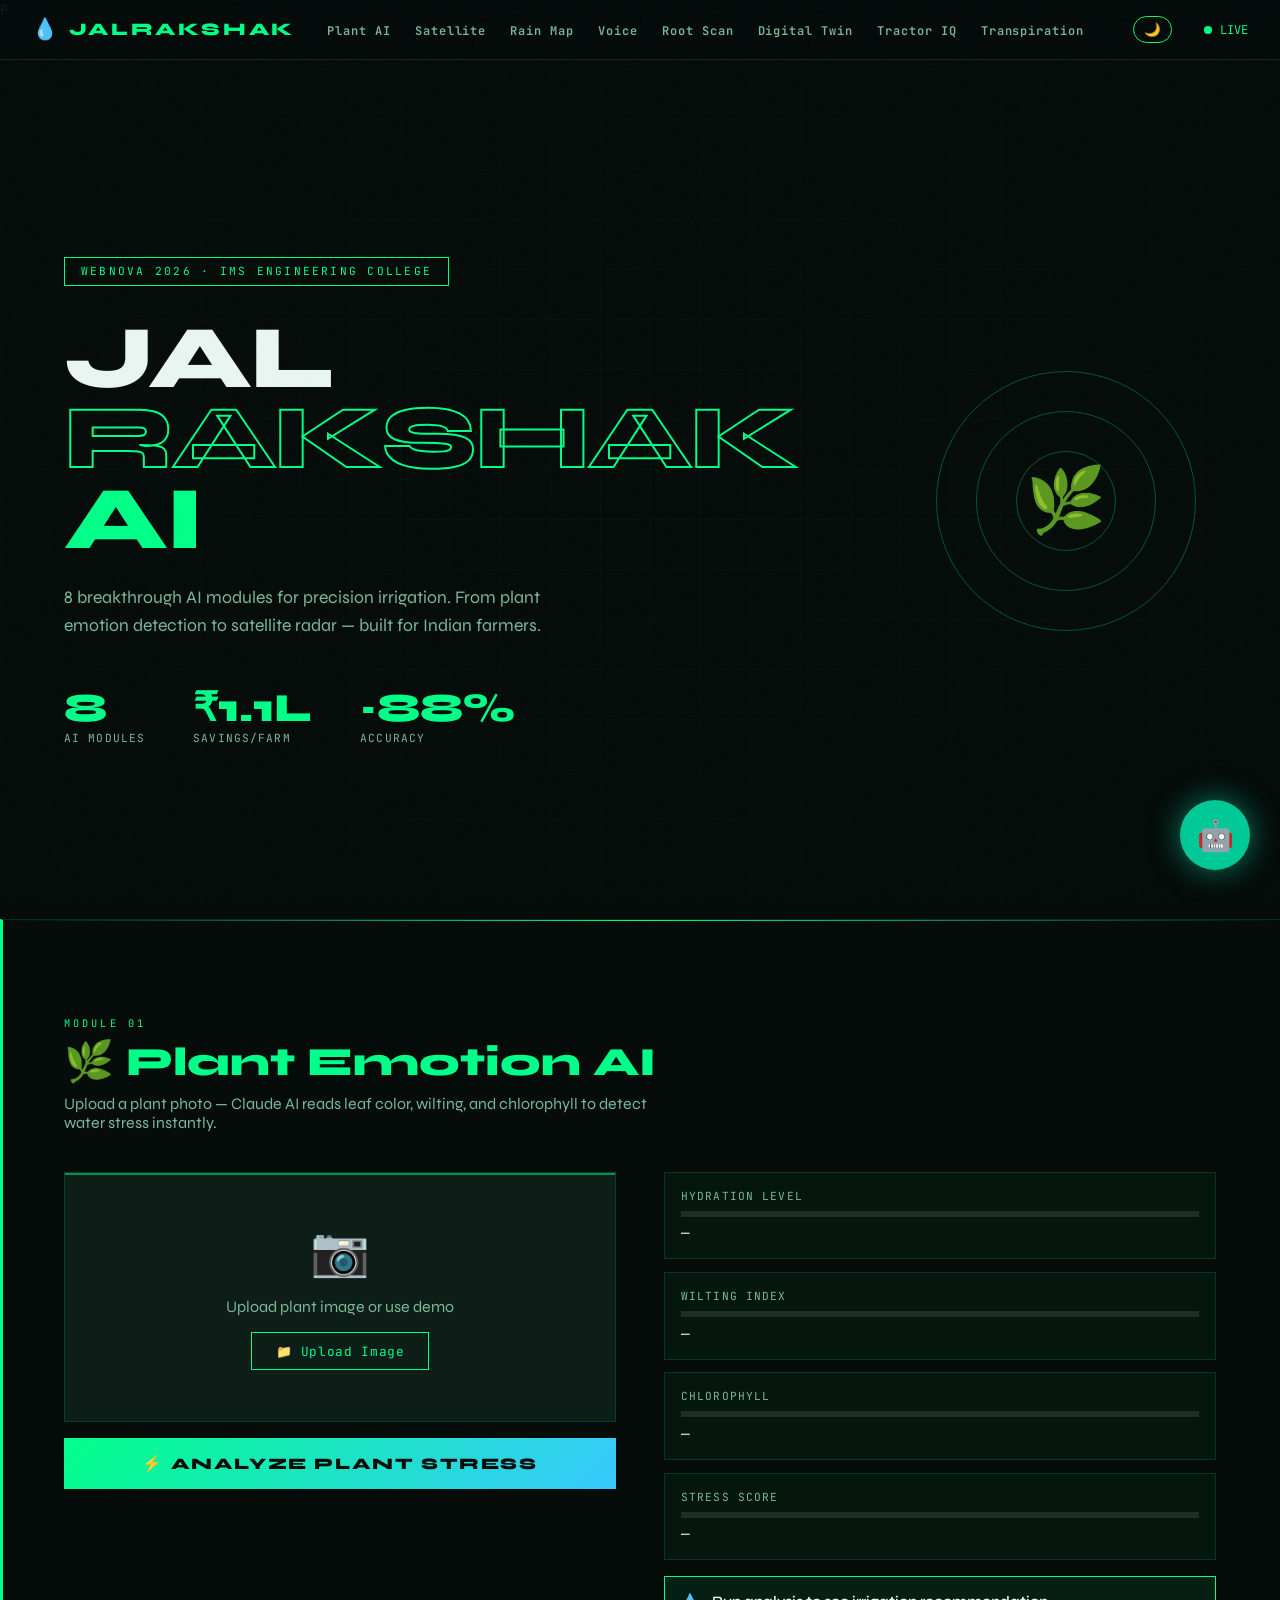
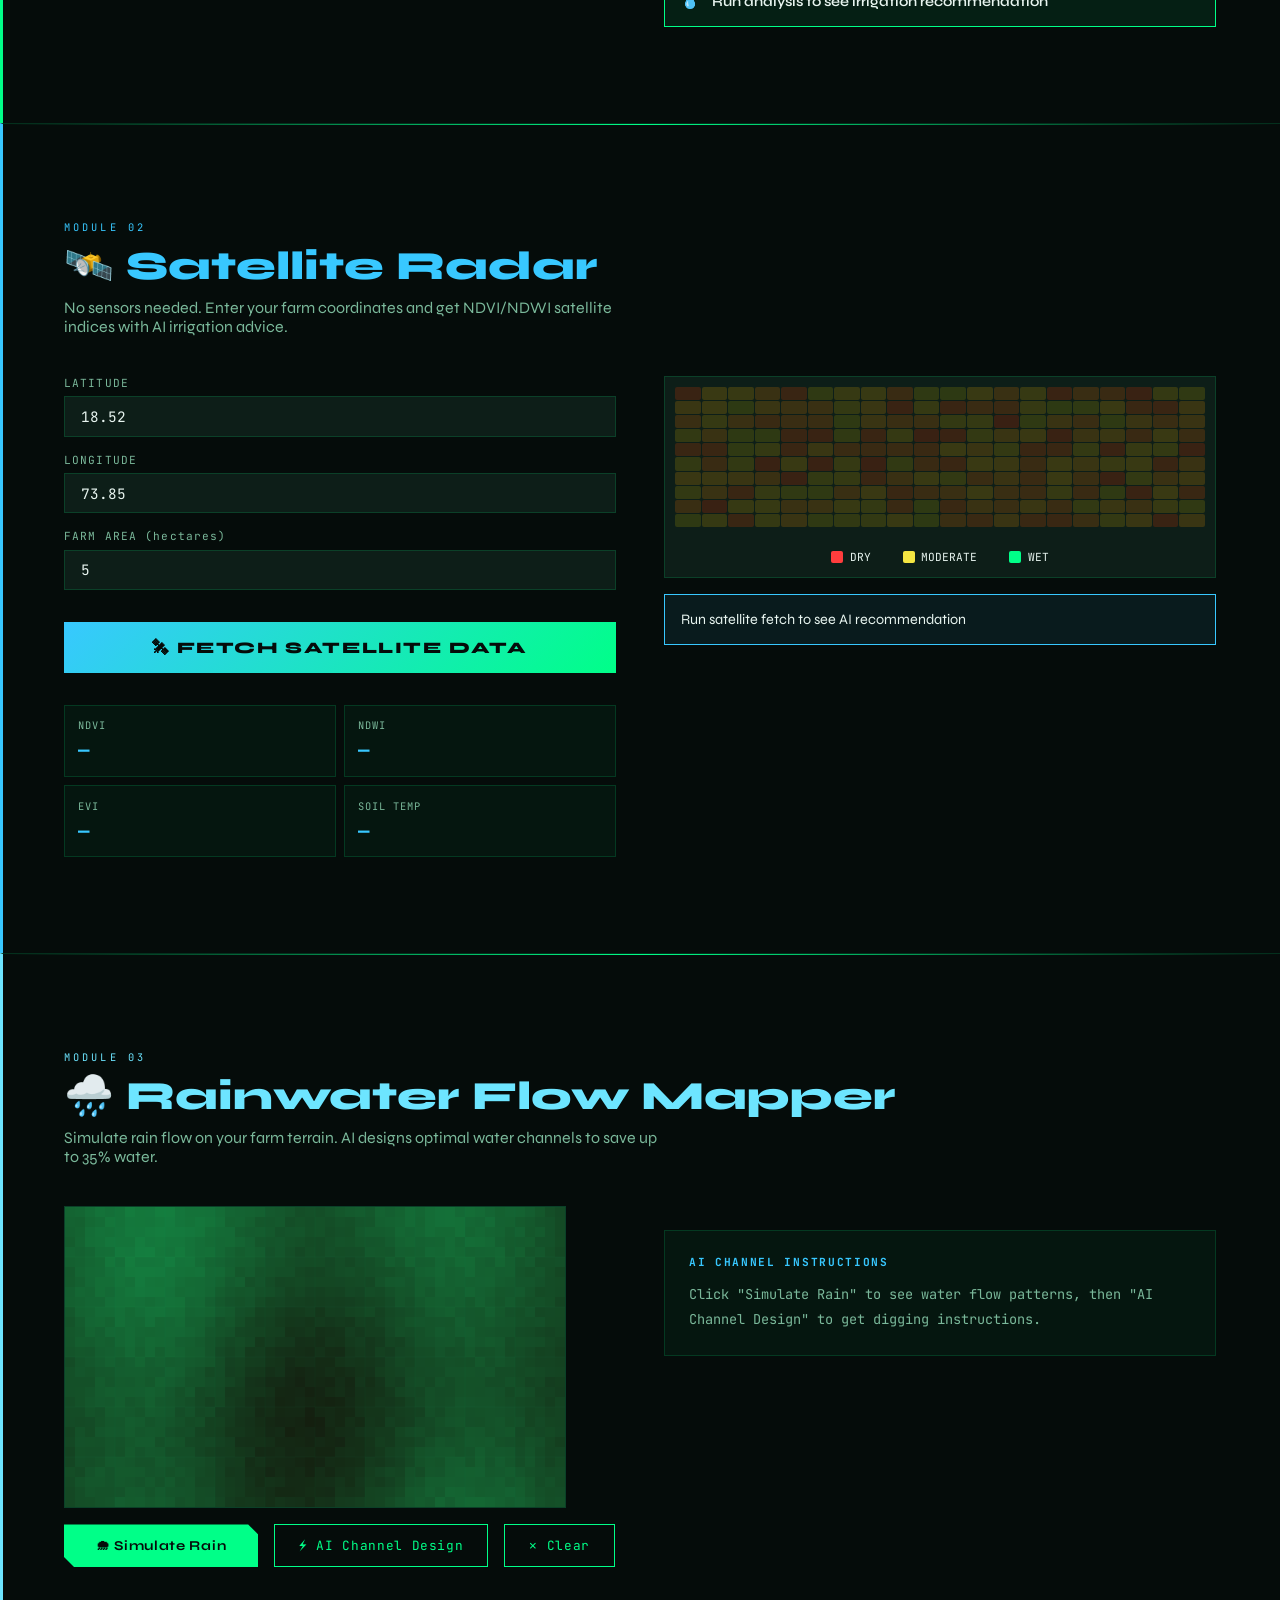
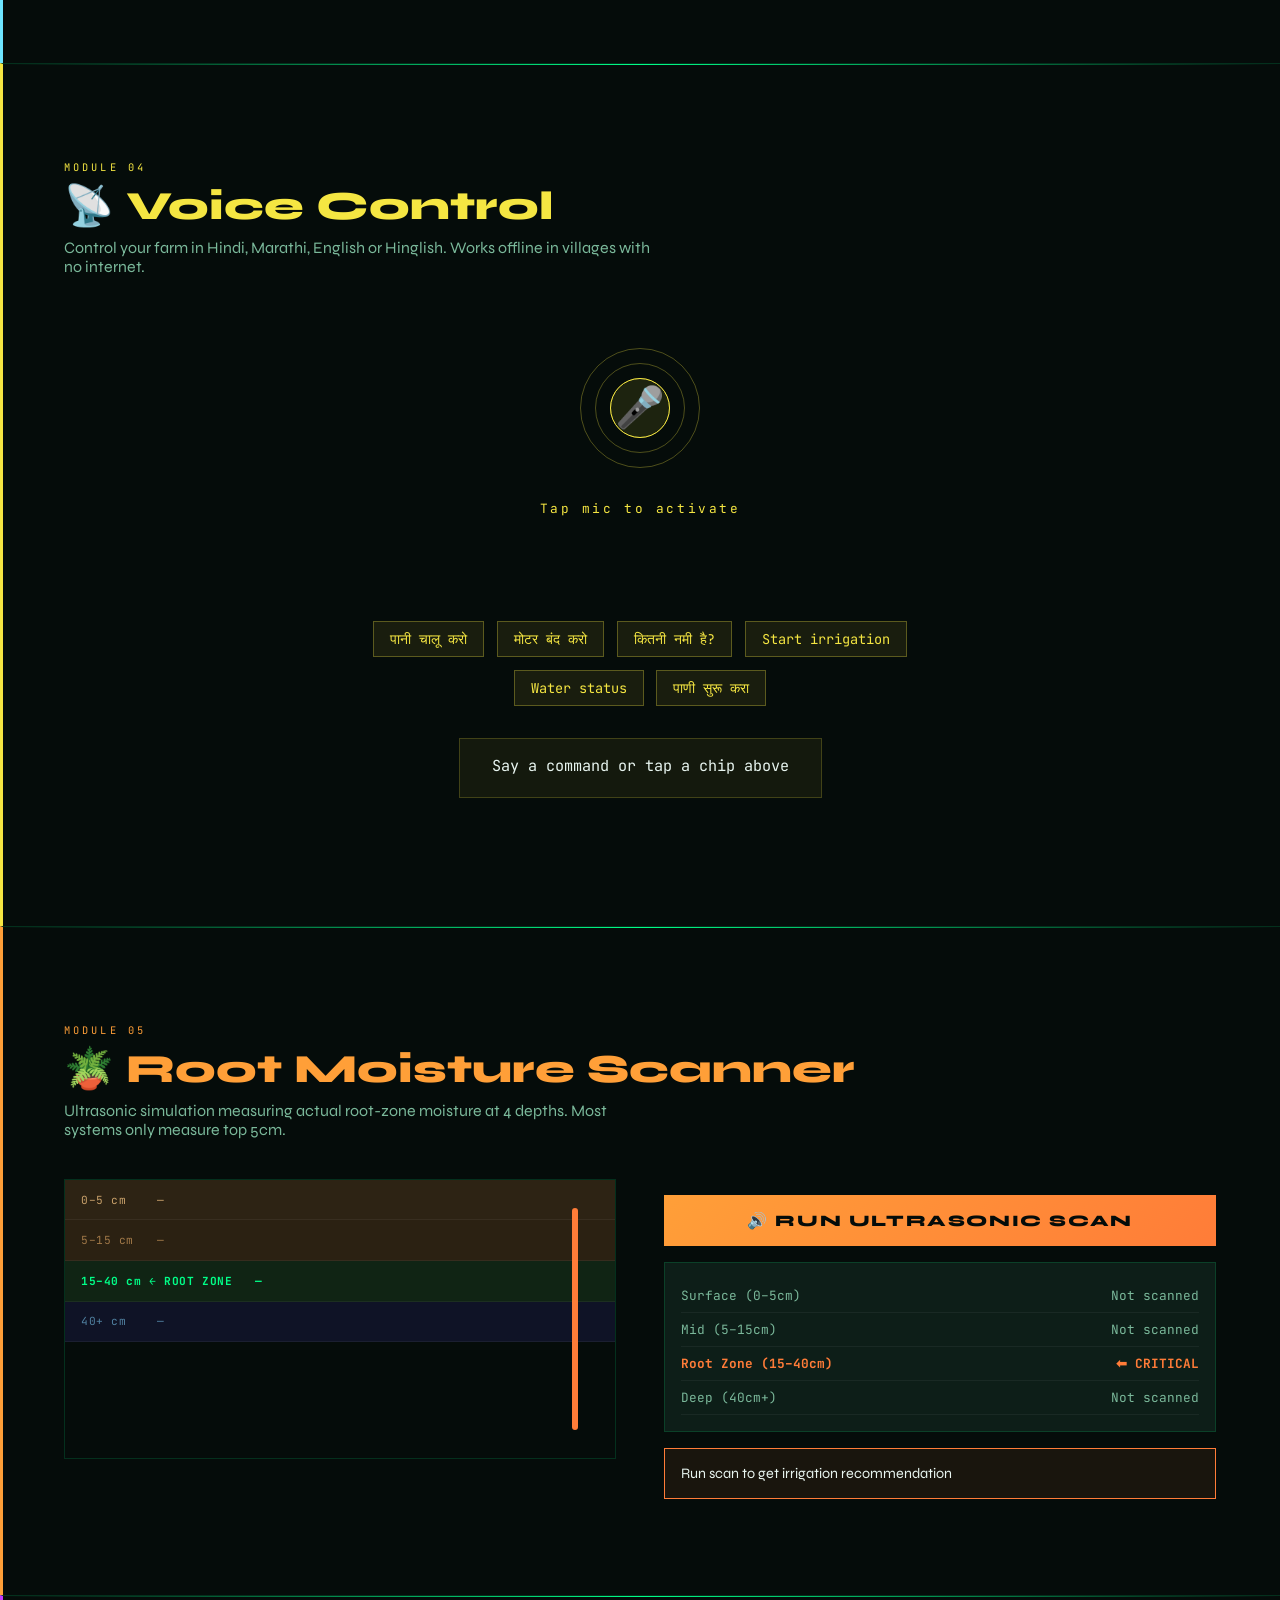
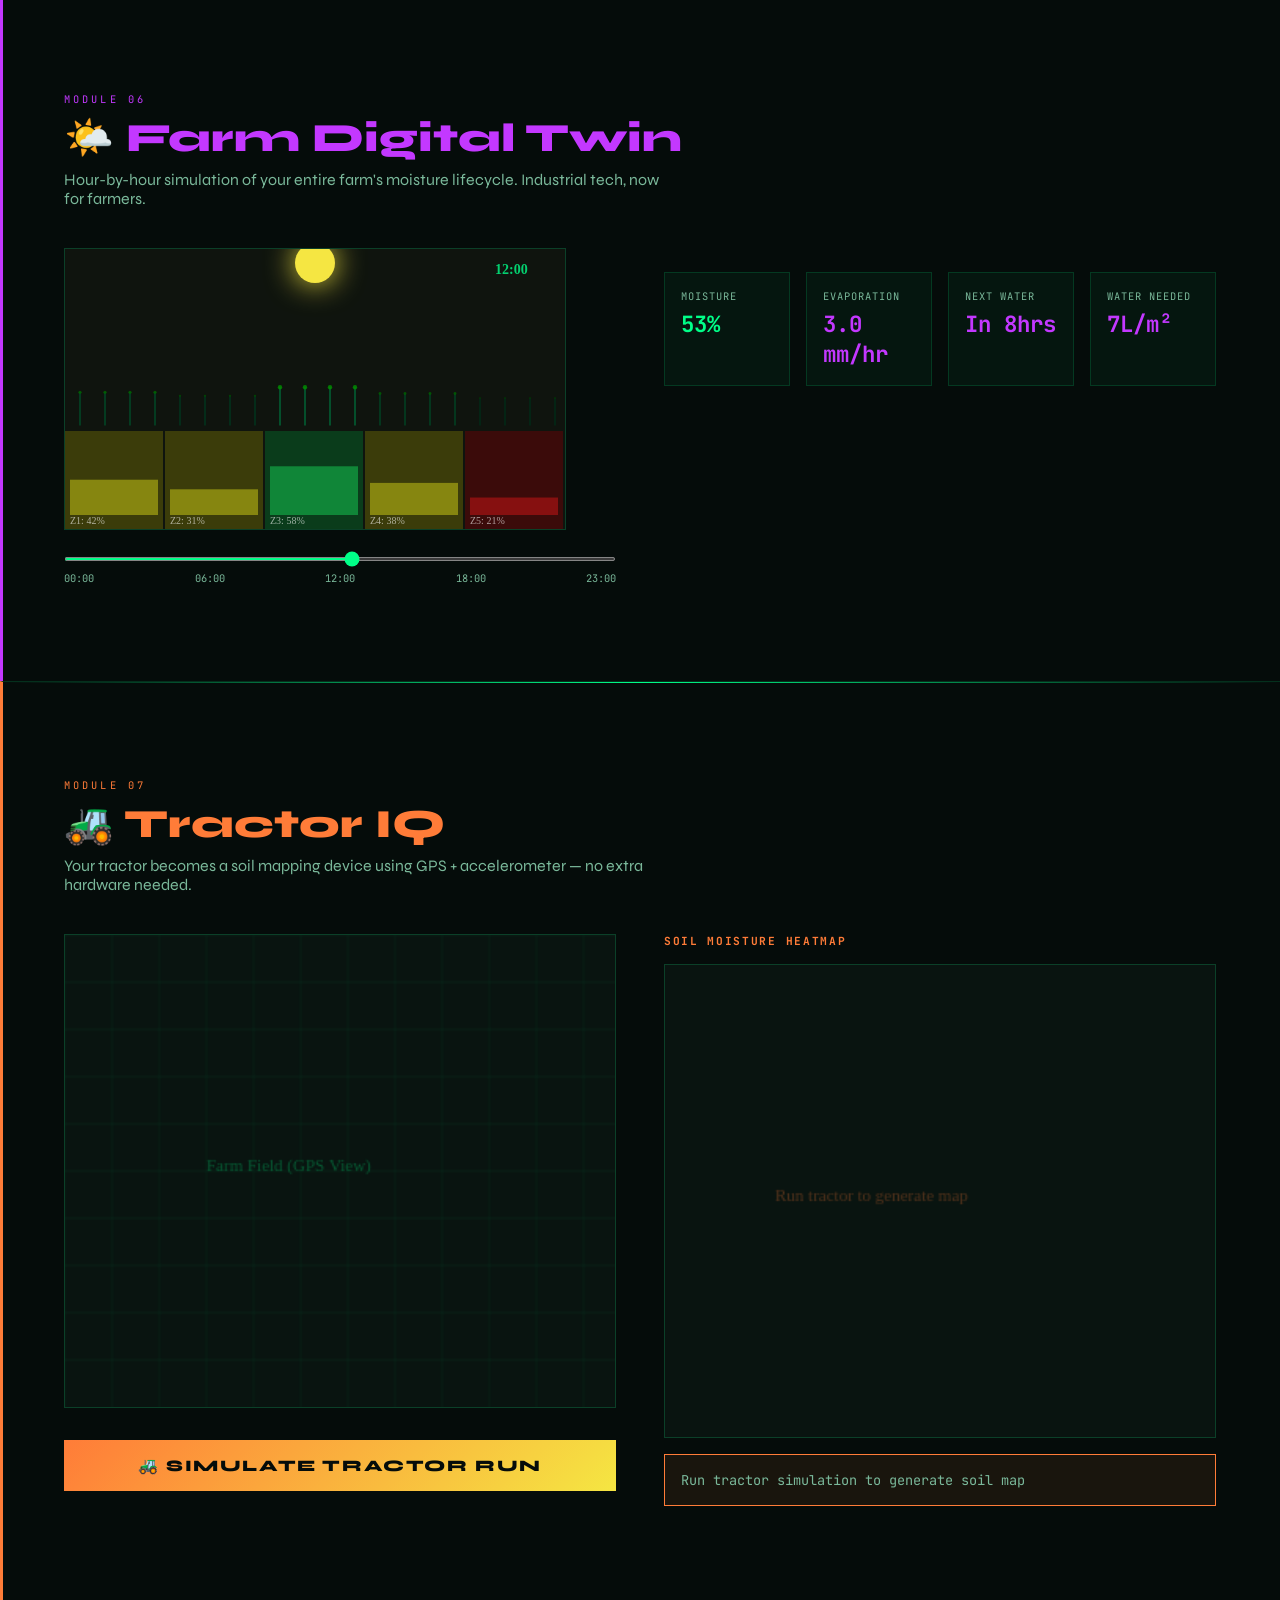
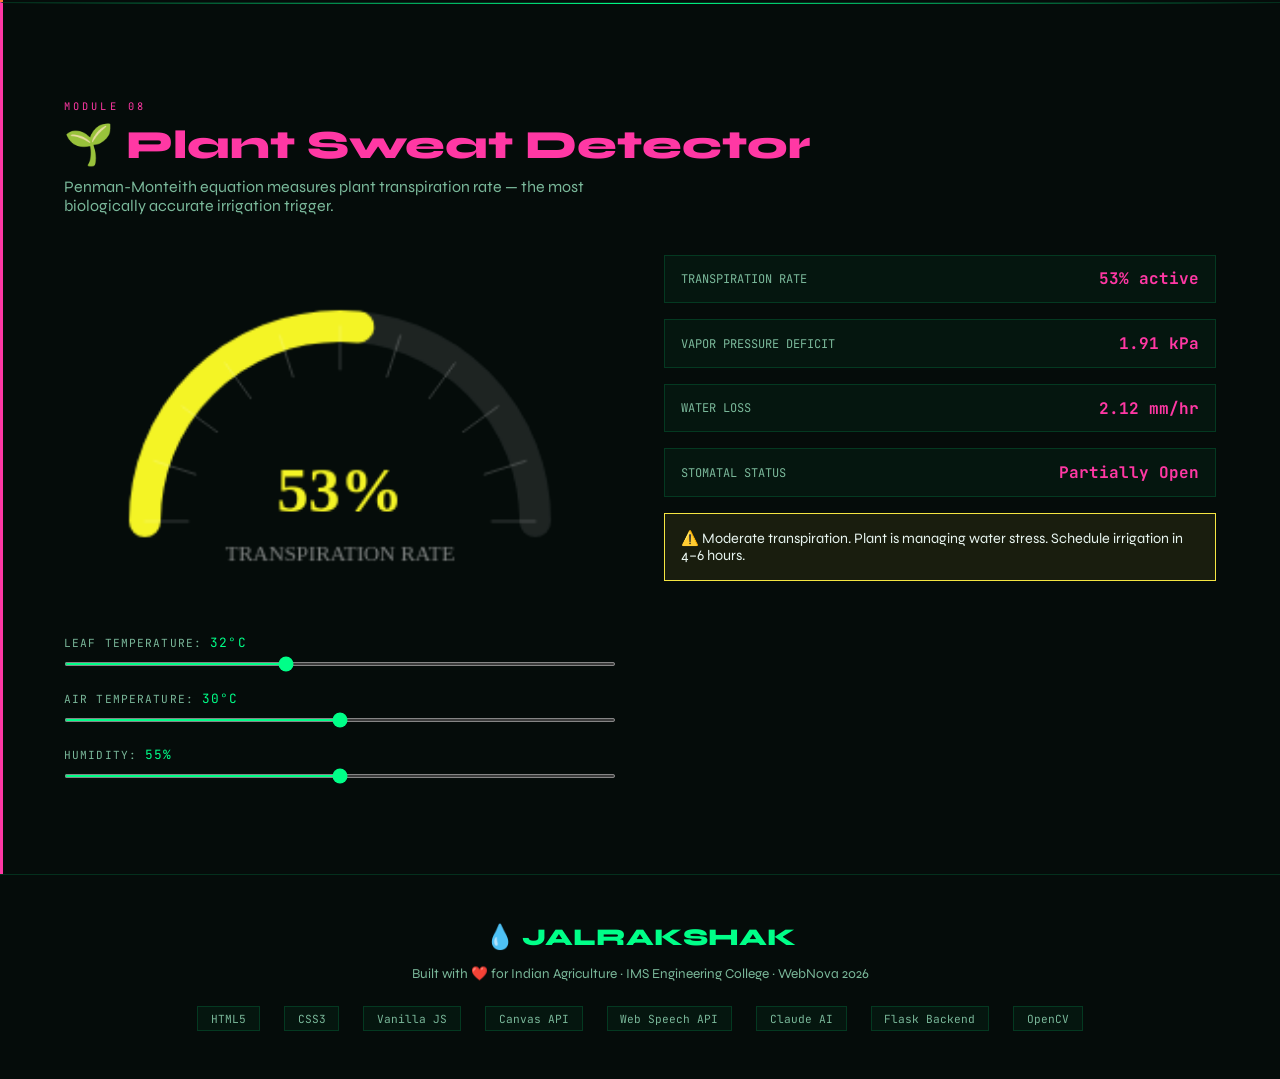
<file: JalRakshak/frontend/index.html>
<!DOCTYPE html>
<html lang="en">
<head>
  <meta charset="UTF-8" />
  <meta name="viewport" content="width=device-width, initial-scale=1.0" />
  <title>JalRakshak — AI</title>
  <link rel="preconnect" href="https://fonts.googleapis.com" />
  <link rel="preconnect" href="https://fonts.gstatic.com" crossorigin />
  <link href="https://fonts.googleapis.com/css2?family=Syne:wght@400;600;700;800&family=JetBrains+Mono:wght@300;400;500&display=swap" rel="stylesheet" />
  <link rel="stylesheet" href="css/main.css" />
</head>
  <!-- AI Assistant -->
<div class="ai-assistant">

    <button id="chatBtn">
        🤖
    </button>

    <div class="chat-box" id="chatBox">

        <div class="chat-header">
            JalRakshak AI Assistant
        </div>

        <div class="chat-body">

            <div class="bot-message">
                👋 Hello Farmer!
                <br><br>
                How can I help?
            </div>

            <div class="suggestions">
              <button id="voiceBtn">🎤 Talk</button>
                <button onclick="reply('Water Status')">
                    💧 Water Status
                </button>

                <button onclick="reply('Weather Forecast')">
                    🌦 Weather Forecast
                </button>

                <button onclick="reply('Disease Detection')">
                    🌿 Disease Detection
                </button>

                <button onclick="reply('Start Irrigation')">
                    🚿 Start Irrigation
                </button>

            </div>

        </div>

    </div>

</div>
<body>

<!-- Grain Overlay -->F
<div class="grain-overlay"></div>

<!-- NAVBAR -->
<nav class="navbar">
  <div class="nav-logo"><span class="logo-icon">💧</span> JALRAKSHAK</div>
  <ul class="nav-links">
    <li><a href="#plant">Plant AI</a></li>
    <li><a href="#satellite">Satellite</a></li>
    <li><a href="#rainmap">Rain Map</a></li>
    <li><a href="#voice">Voice</a></li>
    <li><a href="#root">Root Scan</a></li>
    <li><a href="#twin">Digital Twin</a></li>
    <li><a href="#tractor">Tractor IQ</a></li>
    <li><a href="#transpiration">Transpiration</a></li>
  </ul>
  <button id="themeToggle">🌙</button>
  <div class="nav-status"><div class="status-dot"></div> LIVE</div>
</nav>

<!-- HERO -->
<section class="hero">
  <div class="hero-grid-bg"></div>
  <div class="hero-content">
    <div class="hero-badge">WEBNOVA 2026 · IMS ENGINEERING COLLEGE</div>
    <h1 class="hero-title">
      <span class="line1">JAL</span>
      <span class="line2">RAKSHAK</span>
      <span class="line3">AI</span>
    </h1>
    <p class="hero-sub">8 breakthrough AI modules for precision irrigation. From plant emotion detection to satellite radar — built for Indian farmers.</p>
    <div class="hero-stats">
      <div class="stat"><span class="stat-num">8</span><span class="stat-label">AI MODULES</span></div>
      <div class="stat"><span class="stat-num">₹1.1L</span><span class="stat-label">SAVINGS/FARM</span></div>
      <div class="stat"><span class="stat-num">~88%</span><span class="stat-label">ACCURACY</span></div>
    </div>
  </div>
  <div class="hero-visual">
    <div class="pulse-ring"></div>
    <div class="pulse-ring"></div>
    <div class="pulse-ring"></div>
    <div class="center-icon">🌿</div>
  </div>
</section>

<!-- MODULE 1: PLANT VISION AI -->
<section class="module-section mod-1" id="plant">
  <div class="section-tag">MODULE 01</div>
  <div class="module-header">
    <h2>🌿 Plant Emotion AI</h2>
    <p class="module-desc">Upload a plant photo — Claude AI reads leaf color, wilting, and chlorophyll to detect water stress instantly.</p>
  </div>
  <div class="module-body two-col">
    <div>
      <div class="camera-feed" id="cameraFeed">
        <div class="scan-line"></div>
        <div class="feed-placeholder" id="feedPlaceholder">
          <div class="feed-icon">📷</div>
          <p>Upload plant image or use demo</p>
          <button class="btn-secondary" onclick="document.getElementById('plantImageInput').click()">📁 Upload Image</button>
          <input type="file" id="plantImageInput" class="hidden-input" accept="image/*" />
        </div>
        <img id="plantPreview" class="plant-preview hidden" alt="Plant preview" />
      </div>
      <button class="btn-analyze" id="analyzeBtn" onclick="analyzePlant()">⚡ ANALYZE PLANT STRESS</button>
    </div>
    <div>
      <div class="result-card">
        <div class="result-label">HYDRATION LEVEL</div>
        <div class="result-bar"><div class="bar-fill" id="hydrationBar" style="width:0%"></div></div>
        <div class="result-val" id="hydrationVal">—</div>
      </div>
      <div class="result-card">
        <div class="result-label">WILTING INDEX</div>
        <div class="result-bar"><div class="bar-fill warning" id="wiltBar" style="width:0%"></div></div>
        <div class="result-val" id="wiltVal">—</div>
      </div>
      <div class="result-card">
        <div class="result-label">CHLOROPHYLL</div>
        <div class="result-bar"><div class="bar-fill success" id="chloroBar" style="width:0%"></div></div>
        <div class="result-val" id="chloroVal">—</div>
      </div>
      <div class="result-card">
        <div class="result-label">STRESS SCORE</div>
        <div class="result-bar"><div class="bar-fill danger" id="stressBar" style="width:0%"></div></div>
        <div class="result-val" id="stressVal">—</div>
      </div>
      <div class="irrigation-verdict" id="irrigationVerdict">
        <span>💧</span>
        <span id="verdictText">Run analysis to see irrigation recommendation</span>
      </div>
    </div>
  </div>
</section>

<!-- MODULE 2: SATELLITE RADAR -->
<section class="module-section mod-2" id="satellite">
  <div class="section-tag">MODULE 02</div>
  <div class="module-header">
    <h2>🛰️ Satellite Radar</h2>
    <p class="module-desc">No sensors needed. Enter your farm coordinates and get NDVI/NDWI satellite indices with AI irrigation advice.</p>
  </div>
  <div class="module-body two-col">
    <div class="satellite-input">
      <div class="input-group">
        <label>LATITUDE</label>
        <input type="number" id="satLat" value="18.52" step="0.01" placeholder="18.52" />
      </div>
      <div class="input-group">
        <label>LONGITUDE</label>
        <input type="number" id="satLng" value="73.85" step="0.01" placeholder="73.85" />
      </div>
      <div class="input-group">
        <label>FARM AREA (hectares)</label>
        <input type="number" id="farmArea" value="5" step="0.5" placeholder="5" />
      </div>
      <button class="btn-analyze" onclick="fetchSatelliteData()">🛰 FETCH SATELLITE DATA</button>
      <div class="sat-indices">
        <div class="index-card"><div class="index-name">NDVI</div><div class="index-val" id="ndviVal">—</div></div>
        <div class="index-card"><div class="index-name">NDWI</div><div class="index-val" id="ndwiVal">—</div></div>
        <div class="index-card"><div class="index-name">EVI</div><div class="index-val" id="eviVal">—</div></div>
        <div class="index-card"><div class="index-name">SOIL TEMP</div><div class="index-val" id="tempVal">—</div></div>
      </div>
    </div>
    <div>
      <div class="sat-map-placeholder">
        <div class="sat-grid" id="satGrid"></div>
        <div class="sat-legend">
          <div class="legend-item dry">DRY</div>
          <div class="legend-item moderate">MODERATE</div>
          <div class="legend-item wet">WET</div>
        </div>
      </div>
      <div class="sat-recommendation" id="satRec">Run satellite fetch to see AI recommendation</div>
    </div>
  </div>
</section>

<!-- MODULE 3: RAIN MAP -->
<section class="module-section mod-3" id="rainmap">
  <div class="section-tag">MODULE 03</div>
  <div class="module-header">
    <h2>🌧️ Rainwater Flow Mapper</h2>
    <p class="module-desc">Simulate rain flow on your farm terrain. AI designs optimal water channels to save up to 35% water.</p>
  </div>
  <div class="module-body two-col">
    <div>
      <div class="rain-canvas-wrapper">
        <canvas id="rainCanvas" width="500" height="300"></canvas>
      </div>
      <div class="rain-controls">
        <button class="btn-primary" onclick="simulateRain()">🌧 Simulate Rain</button>
        <button class="btn-secondary" onclick="generateChannels()">⚡ AI Channel Design</button>
        <button class="btn-secondary" onclick="clearRainMap()">✕ Clear</button>
      </div>
    </div>
    <div class="rain-instructions">
      <h4>AI CHANNEL INSTRUCTIONS</h4>
      <div id="channelInstructions">Click "Simulate Rain" to see water flow patterns, then "AI Channel Design" to get digging instructions.</div>
    </div>
  </div>
</section>

<!-- MODULE 4: VOICE CONTROL -->
<section class="module-section mod-4" id="voice">
  <div class="section-tag">MODULE 04</div>
  <div class="module-header">
    <h2>📡 Voice Control</h2>
    <p class="module-desc">Control your farm in Hindi, Marathi, English or Hinglish. Works offline in villages with no internet.</p>
  </div>
  <div class="voice-body">
    <div class="voice-orb" id="voiceOrb" onclick="toggleVoice()">
      <div class="orb-ring r1"></div>
      <div class="orb-ring r2"></div>
      <div class="orb-ring r3"></div>
      <div class="orb-center">🎤</div>
    </div>
    <div class="voice-status" id="voiceStatus">Tap mic to activate</div>
    <div class="voice-transcript" id="voiceTranscript"></div>
    <div class="voice-commands-grid">
      <div class="cmd-chip" onclick="simulateCommand('पानी चालू करो')">पानी चालू करो</div>
      <div class="cmd-chip" onclick="simulateCommand('मोटर बंद करो')">मोटर बंद करो</div>
      <div class="cmd-chip" onclick="simulateCommand('कितनी नमी है')">कितनी नमी है?</div>
      <div class="cmd-chip" onclick="simulateCommand('Start irrigation')">Start irrigation</div>
      <div class="cmd-chip" onclick="simulateCommand('water status')">Water status</div>
      <div class="cmd-chip" onclick="simulateCommand('पाणी सुरू करा')">पाणी सुरू करा</div>
    </div>
    <div class="voice-response" id="voiceResponse">Say a command or tap a chip above</div>
  </div>
</section>

<!-- MODULE 5: ROOT SCAN -->
<section class="module-section mod-5" id="root">
  <div class="section-tag">MODULE 05</div>
  <div class="module-header">
    <h2>🪴 Root Moisture Scanner</h2>
    <p class="module-desc">Ultrasonic simulation measuring actual root-zone moisture at 4 depths. Most systems only measure top 5cm.</p>
  </div>
  <div class="module-body two-col">
    <div class="soil-cross-section">
      <div class="soil-layer surface">0–5 cm &nbsp;&nbsp; <span id="d0">—</span></div>
      <div class="soil-layer mid">5–15 cm &nbsp; <span id="d5">—</span></div>
      <div class="soil-layer root-zone">15–40 cm ← ROOT ZONE &nbsp; <span id="d15">—</span></div>
      <div class="soil-layer deep">40+ cm &nbsp;&nbsp; <span id="d40">—</span></div>
      <div class="ultrasonic-probe">
        <div class="probe-shaft" id="uProbe"></div>
        <div class="probe-waves" id="probeWaves"></div>
      </div>
    </div>
    <div class="root-data">
      <button class="btn-analyze" onclick="runRootScan(event)">🔊 RUN ULTRASONIC SCAN</button>
      <div class="depth-readings">
        <div class="depth-row"><span>Surface (0–5cm)</span><span id="r0">Not scanned</span></div>
        <div class="depth-row"><span>Mid (5–15cm)</span><span id="r5">Not scanned</span></div>
        <div class="depth-row root-row"><span>Root Zone (15–40cm)</span><span id="r15">⬅ CRITICAL</span></div>
        <div class="depth-row"><span>Deep (40cm+)</span><span id="r40">Not scanned</span></div>
      </div>
      <div class="root-recommendation" id="rootRec">Run scan to get irrigation recommendation</div>
    </div>
  </div>
</section>

<!-- MODULE 6: DIGITAL TWIN -->
<section class="module-section mod-6" id="twin">
  <div class="section-tag">MODULE 06</div>
  <div class="module-header">
    <h2>🌤️ Farm Digital Twin</h2>
    <p class="module-desc">Hour-by-hour simulation of your entire farm's moisture lifecycle. Industrial tech, now for farmers.</p>
  </div>
  <div class="module-body two-col">
    <div>
      <div class="twin-canvas-wrapper">
        <canvas id="twinCanvas" width="500" height="280"></canvas>
      </div>
      <div class="twin-timeline">
        <input type="range" min="0" max="23" value="12" id="timeSlider" oninput="updateTwinTime(this.value)" />
        <div class="time-labels"><span>00:00</span><span>06:00</span><span>12:00</span><span>18:00</span><span>23:00</span></div>
      </div>
    </div>
    <div class="twin-stats">
      <div class="twin-stat"><div class="ts-label">MOISTURE</div><div class="ts-val" id="twMoisture">—</div></div>
      <div class="twin-stat"><div class="ts-label">EVAPORATION</div><div class="ts-val" id="twEvap">—</div></div>
      <div class="twin-stat"><div class="ts-label">NEXT WATER</div><div class="ts-val" id="twNext">—</div></div>
      <div class="twin-stat"><div class="ts-label">WATER NEEDED</div><div class="ts-val" id="twWater">—</div></div>
    </div>
  </div>
</section>

<!-- MODULE 7: TRACTOR IQ -->
<section class="module-section mod-7" id="tractor">
  <div class="section-tag">MODULE 07</div>
  <div class="module-header">
    <h2>🚜 Tractor IQ</h2>
    <p class="module-desc">Your tractor becomes a soil mapping device using GPS + accelerometer — no extra hardware needed.</p>
  </div>
  <div class="module-body two-col">
    <div class="tractor-map">
      <canvas id="tractorCanvas" width="350" height="300"></canvas>
      <button class="btn-analyze" onclick="simulateTractorPath()">🚜 SIMULATE TRACTOR RUN</button>
    </div>
    <div class="tractor-heatmap-wrapper">
      <h4>SOIL MOISTURE HEATMAP</h4>
      <canvas id="heatmapCanvas" width="350" height="300"></canvas>
      <div class="tractor-rec" id="tractorRec">Run tractor simulation to generate soil map</div>
    </div>
  </div>
</section>

<!-- MODULE 8: TRANSPIRATION -->
<section class="module-section mod-8" id="transpiration">
  <div class="section-tag">MODULE 08</div>
  <div class="module-header">
    <h2>🌱 Plant Sweat Detector</h2>
    <p class="module-desc">Penman-Monteith equation measures plant transpiration rate — the most biologically accurate irrigation trigger.</p>
  </div>
  <div class="module-body two-col">
    <div class="transpiration-gauge">
      <canvas id="gaugeCanvas" width="280" height="180"></canvas>
      <div class="input-group">
        <label>LEAF TEMPERATURE: <span id="leafTempVal">32°C</span></label>
        <input type="range" id="leafTemp" min="20" max="50" value="32" oninput="updateTranspiration()" />
      </div>
      <div class="input-group">
        <label>AIR TEMPERATURE: <span id="airTempVal">30°C</span></label>
        <input type="range" id="airTemp" min="15" max="45" value="30" oninput="updateTranspiration()" />
      </div>
      <div class="input-group">
        <label>HUMIDITY: <span id="ambHumidityVal">55%</span></label>
        <input type="range" id="ambHumidity" min="10" max="100" value="55" oninput="updateTranspiration()" />
      </div>
    </div>
    <div class="transpiration-data">
      <div class="trans-reading"><span class="tr-label">TRANSPIRATION RATE</span><span class="tr-val" id="transRate">—</span></div>
      <div class="trans-reading"><span class="tr-label">VAPOR PRESSURE DEFICIT</span><span class="tr-val" id="vpdVal">—</span></div>
      <div class="trans-reading"><span class="tr-label">WATER LOSS</span><span class="tr-val" id="waterLoss">—</span></div>
      <div class="trans-reading"><span class="tr-label">STOMATAL STATUS</span><span class="tr-val" id="stomatStatus">—</span></div>
      <div class="trans-verdict" id="transVerdict">Adjust sliders to measure transpiration</div>
    </div>
  </div>
</section>

<!-- FOOTER -->
<footer class="site-footer">
  <div class="footer-logo">💧 JALRAKSHAK</div>
  <p>Built with ❤️ for Indian Agriculture · IMS Engineering College · WebNova 2026</p>
  <div class="tech-stack">
    <span>HTML5</span><span>CSS3</span><span>Vanilla JS</span>
    <span>Canvas API</span><span>Web Speech API</span>
    <span>Claude AI</span><span>Flask Backend</span>
    <span>OpenCV</span>
  </div>
</footer>

<!-- JS Modules -->
<script src="js/main.js"></script>
<script src="js/plant-vision.js"></script>
<script src="js/satellite.js"></script>
<script src="js/rainmap.js"></script>
<script src="js/voice.js"></script>
<script src="js/digital-twin.js"></script>
<script src="js/tractor.js"></script>
<script src="js/transpiration.js"></script>

</body>
</html>
</file>
<file: JalRakshak/frontend/css/main.css>
/* ===== AGROMIND — MAIN STYLESHEET ===== */
@import url('https://fonts.googleapis.com/css2?family=Syne:wght@400;600;700;800&family=JetBrains+Mono:wght@300;400;500&display=swap');

:root {
  --bg: #050c0a;
  --bg2: #091410;
  --bg3: #0d1e18;
  --green: #00ff88;
  --green2: #00cc6a;
  --green3: #004d29;
  --yellow: #f5e642;
  --orange: #ff7c38;
  --red: #ff3d5a;
  --blue: #38c8ff;
  --text: #e8f5f0;
  --text2: #7ab89a;
  --border: rgba(0, 255, 136, 0.15);
  --card-bg: rgba(0, 255, 136, 0.04);
  --font-display: 'Syne', sans-serif;
  --font-mono: 'JetBrains Mono', monospace;
}

*, *::before, *::after { box-sizing: border-box; margin: 0; padding: 0; }

html { scroll-behavior: smooth; }

body {
  background: var(--bg);
  color: var(--text);
  font-family: var(--font-display);
  min-height: 100vh;
  overflow-x: hidden;
}

.grain-overlay {
  position: fixed; inset: 0; z-index: 999; pointer-events: none;
  background-image: url("data:image/svg+xml,%3Csvg viewBox='0 0 256 256' xmlns='http://www.w3.org/2000/svg'%3E%3Cfilter id='noise'%3E%3CfeTurbulence type='fractalNoise' baseFrequency='0.9' numOctaves='4' stitchTiles='stitch'/%3E%3C/filter%3E%3Crect width='100%25' height='100%25' filter='url(%23noise)' opacity='0.03'/%3E%3C/svg%3E");
  opacity: 0.4;
}

/* NAVBAR */
.navbar {
  position: fixed; top: 0; left: 0; right: 0; z-index: 100;
  display: flex; align-items: center; gap: 2rem;
  padding: 1rem 2rem;
  background: rgba(5, 12, 10, 0.9);
  backdrop-filter: blur(20px);
  border-bottom: 1px solid var(--border);
}

.nav-logo {
  display: flex; align-items: center; gap: 0.5rem;
  font-size: 1.1rem; font-weight: 800; letter-spacing: 0.15em;
  color: var(--green);
}

.logo-icon { font-size: 1.3rem; }

.nav-links {
  display: flex; gap: 1.5rem; list-style: none;
  flex: 1;
}

.nav-links a {
  color: var(--text2); text-decoration: none;
  font-size: 0.75rem; letter-spacing: 0.08em;
  font-weight: 600; font-family: var(--font-mono);
  transition: color 0.2s;
}

.nav-links a:hover { color: var(--green); }

.nav-status {
  display: flex; align-items: center; gap: 0.5rem;
  font-size: 0.75rem; font-family: var(--font-mono); color: var(--green);
}

.status-dot {
  width: 8px; height: 8px; border-radius: 50%;
  background: var(--green);
  animation: blink 1.5s infinite;
}

@keyframes blink { 0%,100%{opacity:1} 50%{opacity:0.2} }

/* HERO */
.hero {
  min-height: 100vh;
  display: flex; align-items: center; justify-content: space-between;
  padding: 8rem 4rem 4rem;
  position: relative; overflow: hidden;
}

.hero-grid-bg {
  position: absolute; inset: 0;
  background-image:
    linear-gradient(rgba(0,255,136,0.04) 1px, transparent 1px),
    linear-gradient(90deg, rgba(0,255,136,0.04) 1px, transparent 1px);
  background-size: 50px 50px;
  mask-image: radial-gradient(ellipse 80% 80% at 50% 50%, black, transparent);
}

.hero-content { max-width: 700px; z-index: 1; }

.hero-badge {
  display: inline-block;
  padding: 0.4rem 1rem;
  border: 1px solid var(--green);
  color: var(--green);
  font-size: 0.7rem; letter-spacing: 0.2em; font-family: var(--font-mono);
  margin-bottom: 2rem;
}

.hero-title {
  font-size: clamp(3rem, 7vw, 7rem);
  font-weight: 800;
  line-height: 0.9;
  letter-spacing: -0.02em;
  margin-bottom: 1.5rem;
}

.hero-title .line1 { color: var(--text); display: block; }
.hero-title .line2 {
  color: transparent;
  -webkit-text-stroke: 2px var(--green);
  display: block;
}
.hero-title .line3 { color: var(--green); display: block; }

.hero-sub {
  font-size: 1.1rem; color: var(--text2);
  line-height: 1.6; max-width: 500px; margin-bottom: 3rem;
  font-weight: 400;
}

.hero-stats {
  display: flex; gap: 3rem;
}

.stat { display: flex; flex-direction: column; gap: 0.2rem; }
.stat-num { font-size: 2.5rem; font-weight: 800; color: var(--green); line-height: 1; }
.stat-label { font-size: 0.7rem; color: var(--text2); letter-spacing: 0.1em; font-family: var(--font-mono); }

.hero-visual {
  position: relative; width: 300px; height: 300px;
  display: flex; align-items: center; justify-content: center;
  z-index: 1;
}

.pulse-ring {
  position: absolute;
  border: 1px solid rgba(0,255,136,0.3);
  border-radius: 50%;
  animation: pulse-expand 3s infinite;
}

.pulse-ring:nth-child(1) { width: 100px; height: 100px; }
.pulse-ring:nth-child(2) { width: 180px; height: 180px; animation-delay: 1s; }
.pulse-ring:nth-child(3) { width: 260px; height: 260px; animation-delay: 2s; }

@keyframes pulse-expand {
  0% { opacity: 0.8; transform: scale(0.8); }
  100% { opacity: 0; transform: scale(1.2); }
}

.center-icon {
  font-size: 4rem; z-index: 1;
  animation: float 3s ease-in-out infinite;
}

@keyframes float {
  0%,100% { transform: translateY(0); }
  50% { transform: translateY(-15px); }
}

/* MODULE SECTIONS */
.module-section {
  padding: 6rem 4rem;
  border-top: 1px solid var(--border);
  position: relative;
}

.module-section::before {
  content: '';
  position: absolute; top: 0; left: 0; right: 0; height: 1px;
  background: linear-gradient(90deg, transparent, var(--green), transparent);
}

.section-tag {
  font-size: 0.65rem; letter-spacing: 0.3em;
  font-family: var(--font-mono); color: var(--green);
  margin-bottom: 0.5rem;
}

.module-header { margin-bottom: 2.5rem; }

.module-header h2 {
  font-size: 2.5rem; font-weight: 800;
  margin-bottom: 0.5rem;
}

.module-desc {
  font-size: 1rem; color: var(--text2);
  font-weight: 400; max-width: 600px;
}

.module-body.two-col {
  display: grid; grid-template-columns: 1fr 1fr; gap: 3rem;
  align-items: start;
}

/* COLOR ACCENTS PER MODULE */
.mod-1 { --accent: #00ff88; }
.mod-2 { --accent: #38c8ff; }
.mod-3 { --accent: #6de5ff; }
.mod-4 { --accent: #f5e642; }
.mod-5 { --accent: #ff9f38; }
.mod-6 { --accent: #c338ff; }
.mod-7 { --accent: #ff7c38; }
.mod-8 { --accent: #ff38a4; }

/* BUTTONS */
.btn-primary {
  background: var(--green); color: var(--bg);
  border: none; padding: 0.8rem 2rem;
  font-family: var(--font-display); font-weight: 700;
  font-size: 0.85rem; letter-spacing: 0.05em;
  cursor: pointer; transition: all 0.2s;
  clip-path: polygon(0 0, calc(100% - 10px) 0, 100% 10px, 100% 100%, 10px 100%, 0 calc(100% - 10px));
}

.btn-primary:hover { background: var(--green2); transform: translateY(-2px); }

.btn-secondary {
  background: transparent; color: var(--green);
  border: 1px solid var(--green); padding: 0.6rem 1.5rem;
  font-family: var(--font-mono); font-size: 0.8rem;
  cursor: pointer; transition: all 0.2s; letter-spacing: 0.05em;
}

.btn-secondary:hover { background: rgba(0,255,136,0.1); }

.btn-analyze {
  width: 100%; margin-top: 1rem;
  background: linear-gradient(135deg, var(--green), var(--blue));
  color: var(--bg); border: none; padding: 1rem;
  font-family: var(--font-display); font-weight: 800;
  font-size: 1rem; letter-spacing: 0.1em; cursor: pointer;
  transition: all 0.3s;
}

.btn-analyze:hover { opacity: 0.9; transform: translateY(-2px); }

/* RESULT CARDS */
.result-card {
  background: var(--card-bg);
  border: 1px solid var(--border);
  padding: 1rem;
  margin-bottom: 0.8rem;
}

.result-label {
  font-size: 0.7rem; font-family: var(--font-mono);
  color: var(--text2); letter-spacing: 0.1em; margin-bottom: 0.5rem;
}

.result-bar {
  height: 6px; background: rgba(255,255,255,0.1);
  margin-bottom: 0.4rem; overflow: hidden;
}

.bar-fill {
  height: 100%; background: var(--green);
  transition: width 1s cubic-bezier(0.4, 0, 0.2, 1);
}
.bar-fill.warning { background: var(--orange); }
.bar-fill.success { background: var(--blue); }
.bar-fill.danger { background: var(--red); }

.result-val {
  font-family: var(--font-mono); font-size: 0.9rem; color: var(--text);
}

.irrigation-verdict {
  background: rgba(0,255,136,0.08);
  border: 1px solid var(--green);
  padding: 1rem;
  display: flex; gap: 0.8rem; align-items: center;
  font-size: 0.9rem; margin-top: 1rem;
  font-weight: 600;
}

/* CAMERA FEED */
.camera-feed {
  background: var(--bg3);
  border: 1px solid var(--border);
  min-height: 250px;
  display: flex; flex-direction: column; align-items: center; justify-content: center;
  gap: 1rem; position: relative; overflow: hidden;
  padding: 2rem;
}

.scan-line {
  position: absolute; top: 0; left: 0; right: 0;
  height: 2px; background: rgba(0,255,136,0.5);
  animation: scan 3s linear infinite;
}

@keyframes scan {
  0% { top: 0; opacity: 1; }
  90% { top: 100%; opacity: 0.3; }
  100% { top: 100%; opacity: 0; }
}

.feed-placeholder {
  display: flex; flex-direction: column; align-items: center; gap: 1rem;
  text-align: center; color: var(--text2);
}

.feed-icon { font-size: 3rem; }

.plant-preview {
  max-width: 100%; max-height: 250px; object-fit: contain;
}

.hidden { display: none !important; }
.hidden-input { display: none; }

/* SATELLITE */
.satellite-input { display: flex; flex-direction: column; gap: 1rem; }

.input-group { display: flex; flex-direction: column; gap: 0.4rem; }

.input-group label {
  font-size: 0.7rem; font-family: var(--font-mono);
  color: var(--text2); letter-spacing: 0.1em;
}

.input-group input[type="number"],
.input-group input[type="text"] {
  background: var(--bg3); border: 1px solid var(--border);
  color: var(--text); padding: 0.6rem 1rem;
  font-family: var(--font-mono); font-size: 0.9rem;
  outline: none; transition: border-color 0.2s;
}

.input-group input:focus { border-color: var(--green); }

.sat-map-placeholder {
  min-height: 200px; background: var(--bg3);
  border: 1px solid var(--border);
  display: flex; flex-direction: column;
  align-items: center; justify-content: center;
  overflow: hidden; position: relative;
}

.sat-grid {
  display: grid; grid-template-columns: repeat(20, 1fr);
  width: 100%; height: 160px; gap: 1px;
  padding: 10px;
}

.sat-cell {
  border-radius: 2px;
  transition: background-color 1s;
}

.sat-legend {
  display: flex; gap: 2rem; padding: 0.8rem;
  font-size: 0.7rem; font-family: var(--font-mono);
}

.legend-item { display: flex; align-items: center; gap: 0.4rem; }
.legend-item::before {
  content: ''; width: 12px; height: 12px; border-radius: 2px;
}
.legend-item.dry::before { background: #ff3d3d; }
.legend-item.moderate::before { background: #f5e642; }
.legend-item.wet::before { background: #00ff88; }

.sat-indices {
  display: grid; grid-template-columns: 1fr 1fr; gap: 0.5rem;
  margin-top: 1rem;
}

.index-card {
  background: var(--card-bg); border: 1px solid var(--border);
  padding: 0.8rem; display: flex; flex-direction: column; gap: 0.3rem;
}

.index-name { font-size: 0.65rem; font-family: var(--font-mono); color: var(--text2); letter-spacing: 0.1em; }
.index-val { font-size: 1.2rem; font-weight: 700; color: var(--blue); font-family: var(--font-mono); }

.sat-recommendation {
  background: rgba(56,200,255,0.08);
  border: 1px solid var(--blue);
  padding: 1rem; margin-top: 1rem;
  font-size: 0.9rem; color: var(--text);
}

/* RAIN MAP */
.rain-canvas-wrapper canvas {
  background: var(--bg3); border: 1px solid var(--border);
  display: block; max-width: 100%;
}

.rain-controls {
  display: flex; gap: 1rem; margin-top: 1rem; flex-wrap: wrap;
}

.rain-instructions {
  background: var(--card-bg); border: 1px solid var(--border);
  padding: 1.5rem; margin-top: 1.5rem;
}

.rain-instructions h4 {
  font-size: 0.7rem; font-family: var(--font-mono);
  letter-spacing: 0.15em; color: var(--blue); margin-bottom: 0.8rem;
}

#channelInstructions {
  font-size: 0.85rem; color: var(--text2); line-height: 1.8;
  font-family: var(--font-mono);
}

/* VOICE */
.voice-body {
  display: flex; flex-direction: column;
  align-items: center; gap: 2rem; padding: 2rem 0;
}

.voice-orb {
  position: relative; width: 120px; height: 120px;
  display: flex; align-items: center; justify-content: center;
  cursor: pointer;
}

.orb-ring {
  position: absolute; border-radius: 50%;
  border: 1px solid rgba(245, 230, 66, 0.3);
  animation: orb-pulse 2s infinite;
}

.orb-ring.r1 { width: 60px; height: 60px; }
.orb-ring.r2 { width: 90px; height: 90px; animation-delay: 0.5s; }
.orb-ring.r3 { width: 120px; height: 120px; animation-delay: 1s; }

@keyframes orb-pulse {
  0%,100% { opacity: 0.3; transform: scale(1); }
  50% { opacity: 0.8; transform: scale(1.05); }
}

.voice-orb.active .orb-ring {
  border-color: rgba(245, 230, 66, 0.8);
  animation: orb-active 0.5s infinite alternate;
}

@keyframes orb-active {
  from { transform: scale(1); }
  to { transform: scale(1.1); }
}

.orb-center {
  font-size: 2.5rem; z-index: 1;
  background: rgba(245,230,66,0.1);
  border-radius: 50%; width: 60px; height: 60px;
  display: flex; align-items: center; justify-content: center;
  border: 1px solid var(--yellow);
}

.voice-status {
  font-family: var(--font-mono); font-size: 0.8rem;
  color: var(--yellow); letter-spacing: 0.2em;
}

.voice-transcript {
  min-height: 40px; font-family: var(--font-mono);
  font-size: 1.2rem; color: var(--text); text-align: center;
}

.voice-commands-grid {
  display: flex; flex-wrap: wrap; gap: 0.8rem; justify-content: center;
  max-width: 600px;
}

.cmd-chip {
  background: rgba(245,230,66,0.08);
  border: 1px solid rgba(245,230,66,0.3);
  padding: 0.5rem 1rem;
  font-family: var(--font-mono); font-size: 0.85rem;
  cursor: pointer; transition: all 0.2s; color: var(--yellow);
}

.cmd-chip:hover {
  background: rgba(245,230,66,0.15);
  border-color: var(--yellow);
}

.voice-response {
  background: rgba(245,230,66,0.06);
  border: 1px solid rgba(245,230,66,0.2);
  padding: 1rem 2rem; min-width: 300px; text-align: center;
  font-family: var(--font-mono); font-size: 0.95rem;
  min-height: 60px; color: var(--text);
}

/* ROOT SCAN */
.soil-cross-section {
  position: relative;
  border: 1px solid var(--border);
  overflow: hidden; height: 280px;
}

.soil-layer {
  padding: 0.8rem 1rem;
  font-family: var(--font-mono); font-size: 0.7rem;
  letter-spacing: 0.05em; border-bottom: 1px solid rgba(255,255,255,0.05);
  transition: background 0.5s;
}

.soil-layer.surface { background: rgba(139,90,43,0.3); color: #c8a06a; }
.soil-layer.mid { background: rgba(101,65,30,0.4); color: #a07848; }
.soil-layer.root-zone { background: rgba(60,130,60,0.2); color: #00ff88; font-weight: 700; }
.soil-layer.deep { background: rgba(30,30,80,0.4); color: #5080a0; }

.ultrasonic-probe {
  position: absolute; right: 20px; top: 0; bottom: 0;
  display: flex; align-items: center; justify-content: center;
  width: 40px;
}

.probe-shaft {
  width: 6px; height: 80%; background: var(--orange);
  border-radius: 3px;
}

.probe-waves {
  position: absolute; left: 50%; top: 50%;
  transform: translate(-50%, -50%);
}

.root-data { display: flex; flex-direction: column; gap: 1rem; }

.depth-readings {
  background: var(--bg3); border: 1px solid var(--border);
  padding: 1rem;
}

.depth-row {
  display: flex; justify-content: space-between;
  padding: 0.5rem 0; border-bottom: 1px solid rgba(255,255,255,0.05);
  font-family: var(--font-mono); font-size: 0.8rem;
  color: var(--text2);
}

.depth-row.root-row { color: var(--orange); font-weight: 700; }

.root-recommendation {
  background: rgba(255,124,56,0.08);
  border: 1px solid var(--orange);
  padding: 1rem; font-size: 0.9rem;
}

/* DIGITAL TWIN */
.twin-canvas-wrapper canvas {
  background: var(--bg3); border: 1px solid var(--border);
  display: block; max-width: 100%;
}

.twin-timeline { margin-top: 1rem; }

input[type="range"] {
  width: 100%; accent-color: var(--green);
  background: transparent; height: 4px;
}

.time-labels {
  display: flex; justify-content: space-between;
  font-family: var(--font-mono); font-size: 0.65rem;
  color: var(--text2); margin-top: 0.4rem;
}

.twin-stats {
  display: grid; grid-template-columns: repeat(4, 1fr);
  gap: 1rem; margin-top: 1.5rem;
}

.twin-stat {
  background: var(--card-bg); border: 1px solid var(--border);
  padding: 1rem; display: flex; flex-direction: column; gap: 0.4rem;
}

.ts-label {
  font-family: var(--font-mono); font-size: 0.65rem;
  color: var(--text2); letter-spacing: 0.1em;
}

.ts-val {
  font-size: 1.4rem; font-weight: 700;
  color: #c338ff; font-family: var(--font-mono);
}

/* TRACTOR */
.tractor-map, .tractor-heatmap-wrapper { display: flex; flex-direction: column; gap: 1rem; }

.tractor-map canvas, .tractor-heatmap-wrapper canvas {
  background: var(--bg3); border: 1px solid var(--border);
  max-width: 100%;
}

.tractor-heatmap-wrapper h4 {
  font-size: 0.7rem; font-family: var(--font-mono);
  letter-spacing: 0.15em; color: var(--orange);
}

.tractor-rec {
  background: rgba(255,124,56,0.08);
  border: 1px solid var(--orange);
  padding: 1rem; font-size: 0.85rem;
  font-family: var(--font-mono); color: var(--text2);
}

/* TRANSPIRATION */
.transpiration-gauge { display: flex; flex-direction: column; gap: 1.5rem; }

.gauge-wrapper canvas { max-width: 100%; }

.input-group input[type="range"] {
  width: 100%; margin-top: 0.3rem;
}

.input-group span {
  font-family: var(--font-mono); font-size: 0.8rem;
  color: var(--green);
}

.transpiration-data { display: flex; flex-direction: column; gap: 1rem; }

.trans-reading {
  display: flex; justify-content: space-between; align-items: center;
  background: var(--card-bg); border: 1px solid var(--border);
  padding: 0.8rem 1rem;
}

.tr-label {
  font-family: var(--font-mono); font-size: 0.75rem; color: var(--text2);
}

.tr-val {
  font-family: var(--font-mono); font-weight: 700;
  color: #ff38a4; font-size: 1rem;
}

.trans-verdict {
  background: rgba(255,56,164,0.08);
  border: 1px solid #ff38a4;
  padding: 1rem; font-size: 0.9rem;
}

/* FOOTER */
.site-footer {
  border-top: 1px solid var(--border);
  padding: 3rem 4rem;
  text-align: center;
}

.footer-logo {
  font-size: 1.5rem; font-weight: 800;
  color: var(--green); margin-bottom: 0.8rem;
}

.site-footer p {
  color: var(--text2); font-size: 0.85rem; margin-bottom: 1.5rem;
}

.tech-stack {
  display: flex; gap: 1.5rem; justify-content: center; flex-wrap: wrap;
  font-family: var(--font-mono); font-size: 0.7rem; color: var(--text2);
}

.tech-stack span {
  background: var(--card-bg); border: 1px solid var(--border);
  padding: 0.3rem 0.8rem;
}

/* Responsive */
@media (max-width: 900px) {
  .module-body.two-col { grid-template-columns: 1fr; }
  .hero { flex-direction: column; padding: 6rem 2rem 3rem; }
  .hero-visual { display: none; }
  .navbar { display: none; }
  .module-section { padding: 4rem 2rem; }
  .twin-stats { grid-template-columns: 1fr 1fr; }
}

/* ===== DEMO-READY ENHANCEMENTS ===== */

/* Active nav link highlight on scroll */
.nav-links a.active { color: var(--green); }

/* Module section accent border per module */
.mod-1 { border-left: 3px solid #00ff88; padding-left: calc(4rem - 3px); }
.mod-2 { border-left: 3px solid #38c8ff; padding-left: calc(4rem - 3px); }
.mod-3 { border-left: 3px solid #6de5ff; padding-left: calc(4rem - 3px); }
.mod-4 { border-left: 3px solid #f5e642; padding-left: calc(4rem - 3px); }
.mod-5 { border-left: 3px solid #ff9f38; padding-left: calc(4rem - 3px); }
.mod-6 { border-left: 3px solid #c338ff; padding-left: calc(4rem - 3px); }
.mod-7 { border-left: 3px solid #ff7c38; padding-left: calc(4rem - 3px); }
.mod-8 { border-left: 3px solid #ff38a4; padding-left: calc(4rem - 3px); }

@media (max-width: 900px) {
  .mod-1,.mod-2,.mod-3,.mod-4,.mod-5,.mod-6,.mod-7,.mod-8 {
    border-left: 3px solid; padding-left: calc(2rem - 3px);
  }
}

/* Module header h2 accent */
.mod-1 .module-header h2 { color: #00ff88; }
.mod-2 .module-header h2 { color: #38c8ff; }
.mod-3 .module-header h2 { color: #6de5ff; }
.mod-4 .module-header h2 { color: #f5e642; }
.mod-5 .module-header h2 { color: #ff9f38; }
.mod-6 .module-header h2 { color: #c338ff; }
.mod-7 .module-header h2 { color: #ff7c38; }
.mod-8 .module-header h2 { color: #ff38a4; }

/* Scrollbar */
::-webkit-scrollbar { width: 6px; }
::-webkit-scrollbar-track { background: var(--bg); }
::-webkit-scrollbar-thumb { background: var(--green3); border-radius: 3px; }
::-webkit-scrollbar-thumb:hover { background: var(--green2); }

/* Canvas responsive */
canvas { max-width: 100%; height: auto; }

/* Section tag accent */
.mod-1 .section-tag { color: #00ff88; }
.mod-2 .section-tag { color: #38c8ff; }
.mod-3 .section-tag { color: #6de5ff; }
.mod-4 .section-tag { color: #f5e642; }
.mod-5 .section-tag { color: #ff9f38; }
.mod-6 .section-tag { color: #c338ff; }
.mod-7 .section-tag { color: #ff7c38; }
.mod-8 .section-tag { color: #ff38a4; }

/* Index card value color per module */
.mod-2 .index-val { color: #38c8ff; }
.mod-6 .ts-val { color: #c338ff; }
.mod-8 .tr-val { color: #ff38a4; }

/* Btn analyze per module accent */
.mod-2 .btn-analyze { background: linear-gradient(135deg, #38c8ff, #00ff88); }
.mod-3 .btn-analyze { background: linear-gradient(135deg, #6de5ff, #38c8ff); }
.mod-5 .btn-analyze { background: linear-gradient(135deg, #ff9f38, #ff7c38); }
.mod-6 .btn-analyze { background: linear-gradient(135deg, #c338ff, #38c8ff); }
.mod-7 .btn-analyze { background: linear-gradient(135deg, #ff7c38, #f5e642); }

/* Hero badge glow */
.hero-badge {
  animation: badge-pulse 3s ease-in-out infinite;
}
@keyframes badge-pulse {
  0%,100% { box-shadow: 0 0 8px rgba(0,255,136,0.3); }
  50% { box-shadow: 0 0 20px rgba(0,255,136,0.6); }
}

/* Loading shimmer */
@keyframes shimmer {
  0% { background-position: -200px 0; }
  100% { background-position: 200px 0; }
}
#themeToggle{
  background:none;
  border:1px solid #00ff66;
  color:#00ff66;
  padding:5px 10px;
  border-radius:20px;
  cursor:pointer;
}

.light-mode{
  background:#ffffff;
  color:#000000;
}
/* Floating Button */

#chatBtn{
position:fixed;
bottom:30px;
right:30px;
width:70px;
height:70px;
border:none;
border-radius:50%;
font-size:30px;
cursor:pointer;
background:#00c896;
color:white;
box-shadow:0 0 30px rgba(0,200,150,.6);
z-index:1000;
transition:.3s;
}

#chatBtn:hover{
transform:scale(1.1);
}


/* Chat Box */

.chat-box{
position:fixed;
bottom:120px;
right:30px;
width:340px;
background:rgba(255,255,255,.1);
backdrop-filter:blur(20px);
border-radius:20px;
overflow:hidden;
display:none;
box-shadow:0 10px 40px rgba(0,0,0,.3);
z-index:1000;
}

.chat-header{
padding:20px;
background:#00c896;
color:white;
font-weight:bold;
font-size:18px;
}

.chat-body{
padding:20px;
}

.bot-message{
background:#f2f2f2;
padding:15px;
border-radius:15px;
margin-bottom:20px;
}

.suggestions button{
width:100%;
margin-bottom:10px;
padding:12px;
border:none;
border-radius:10px;
cursor:pointer;
font-size:15px;
transition:.3s;
}

.suggestions button:hover{
background:#00c896;
color:white;
}
</file>
